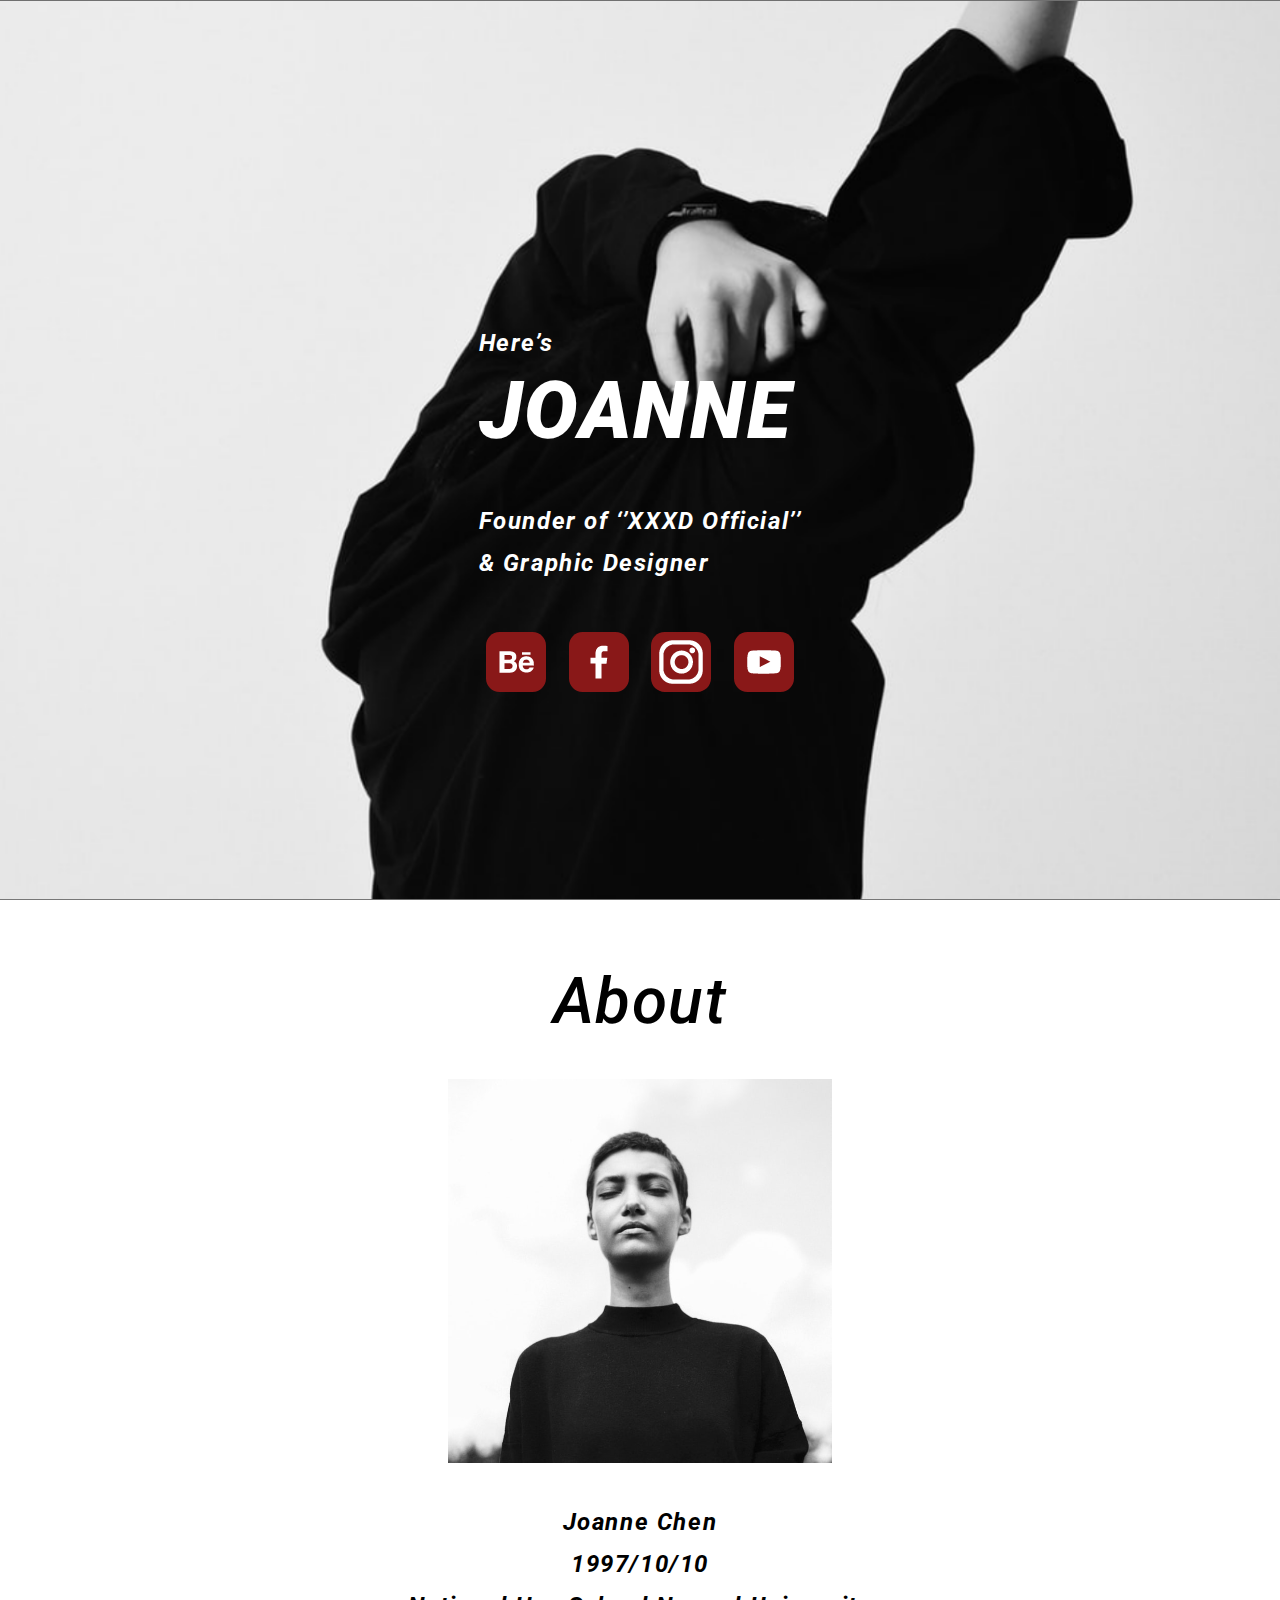
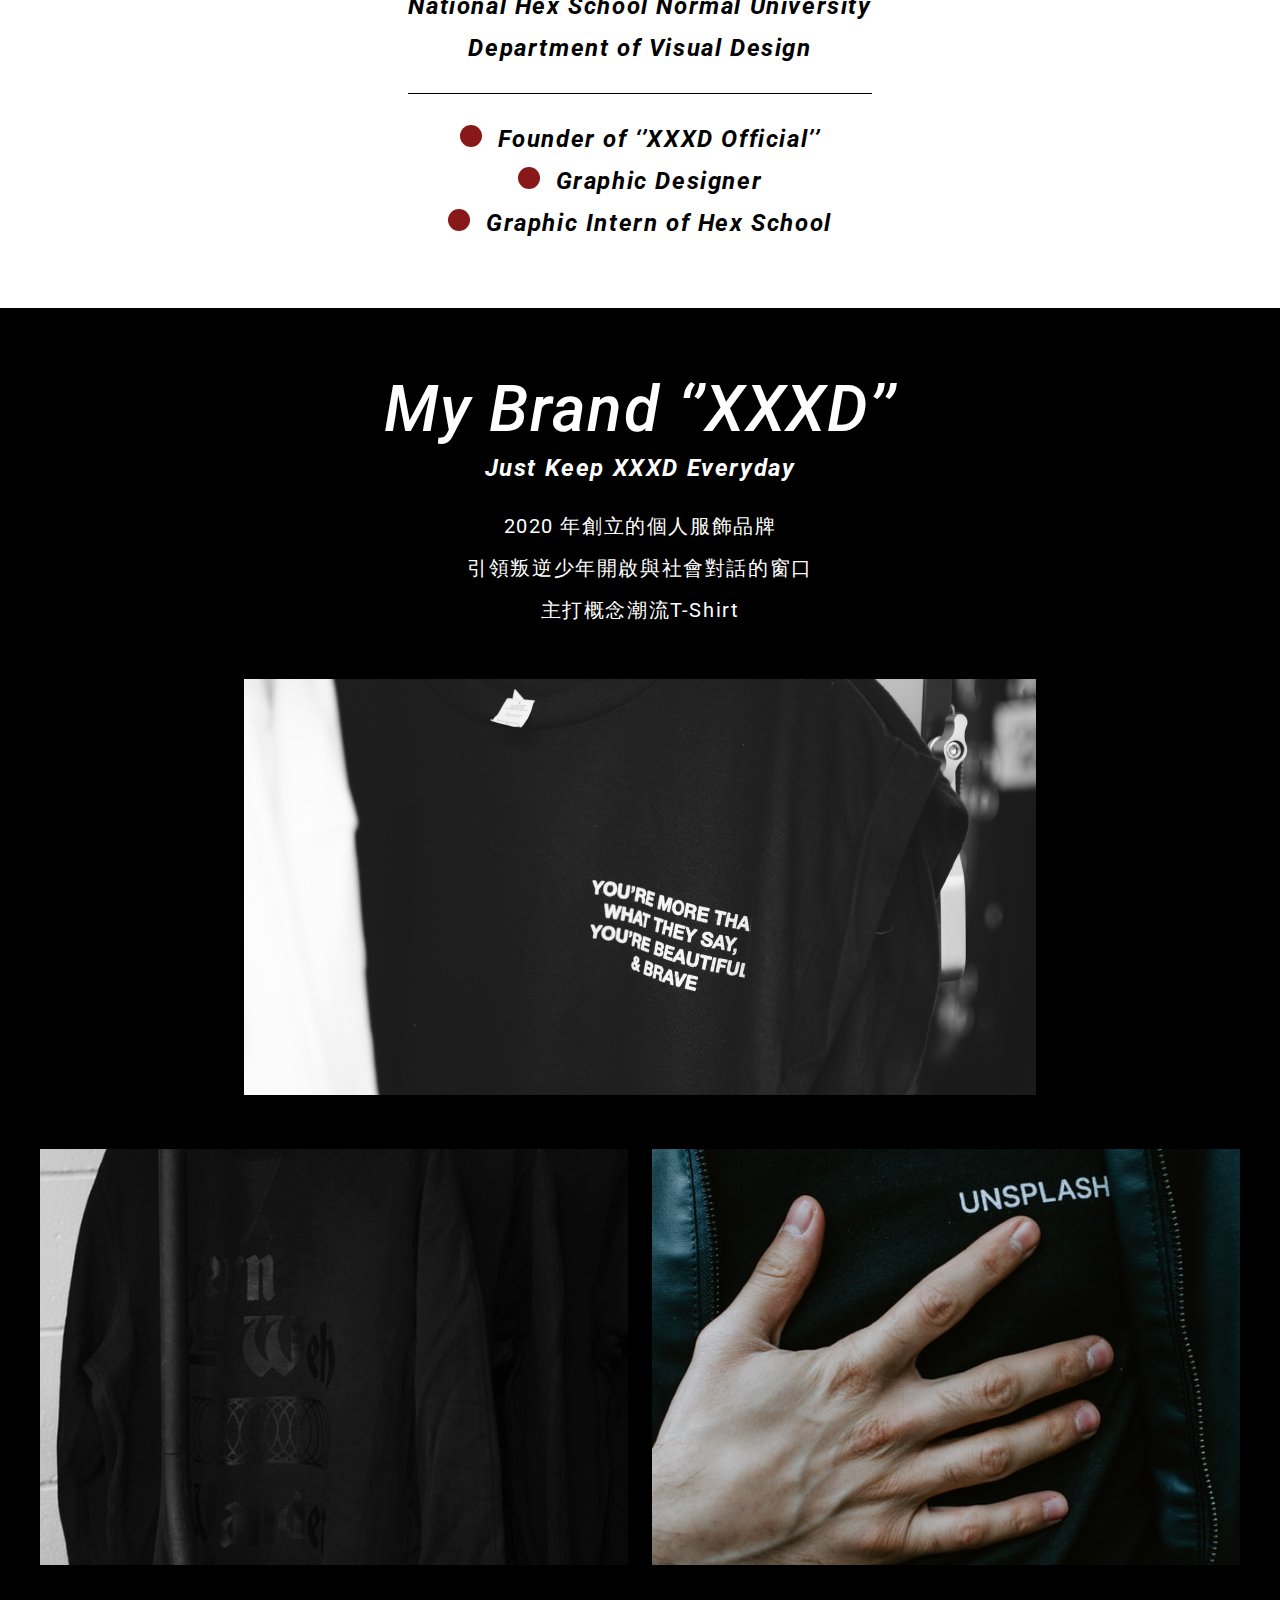
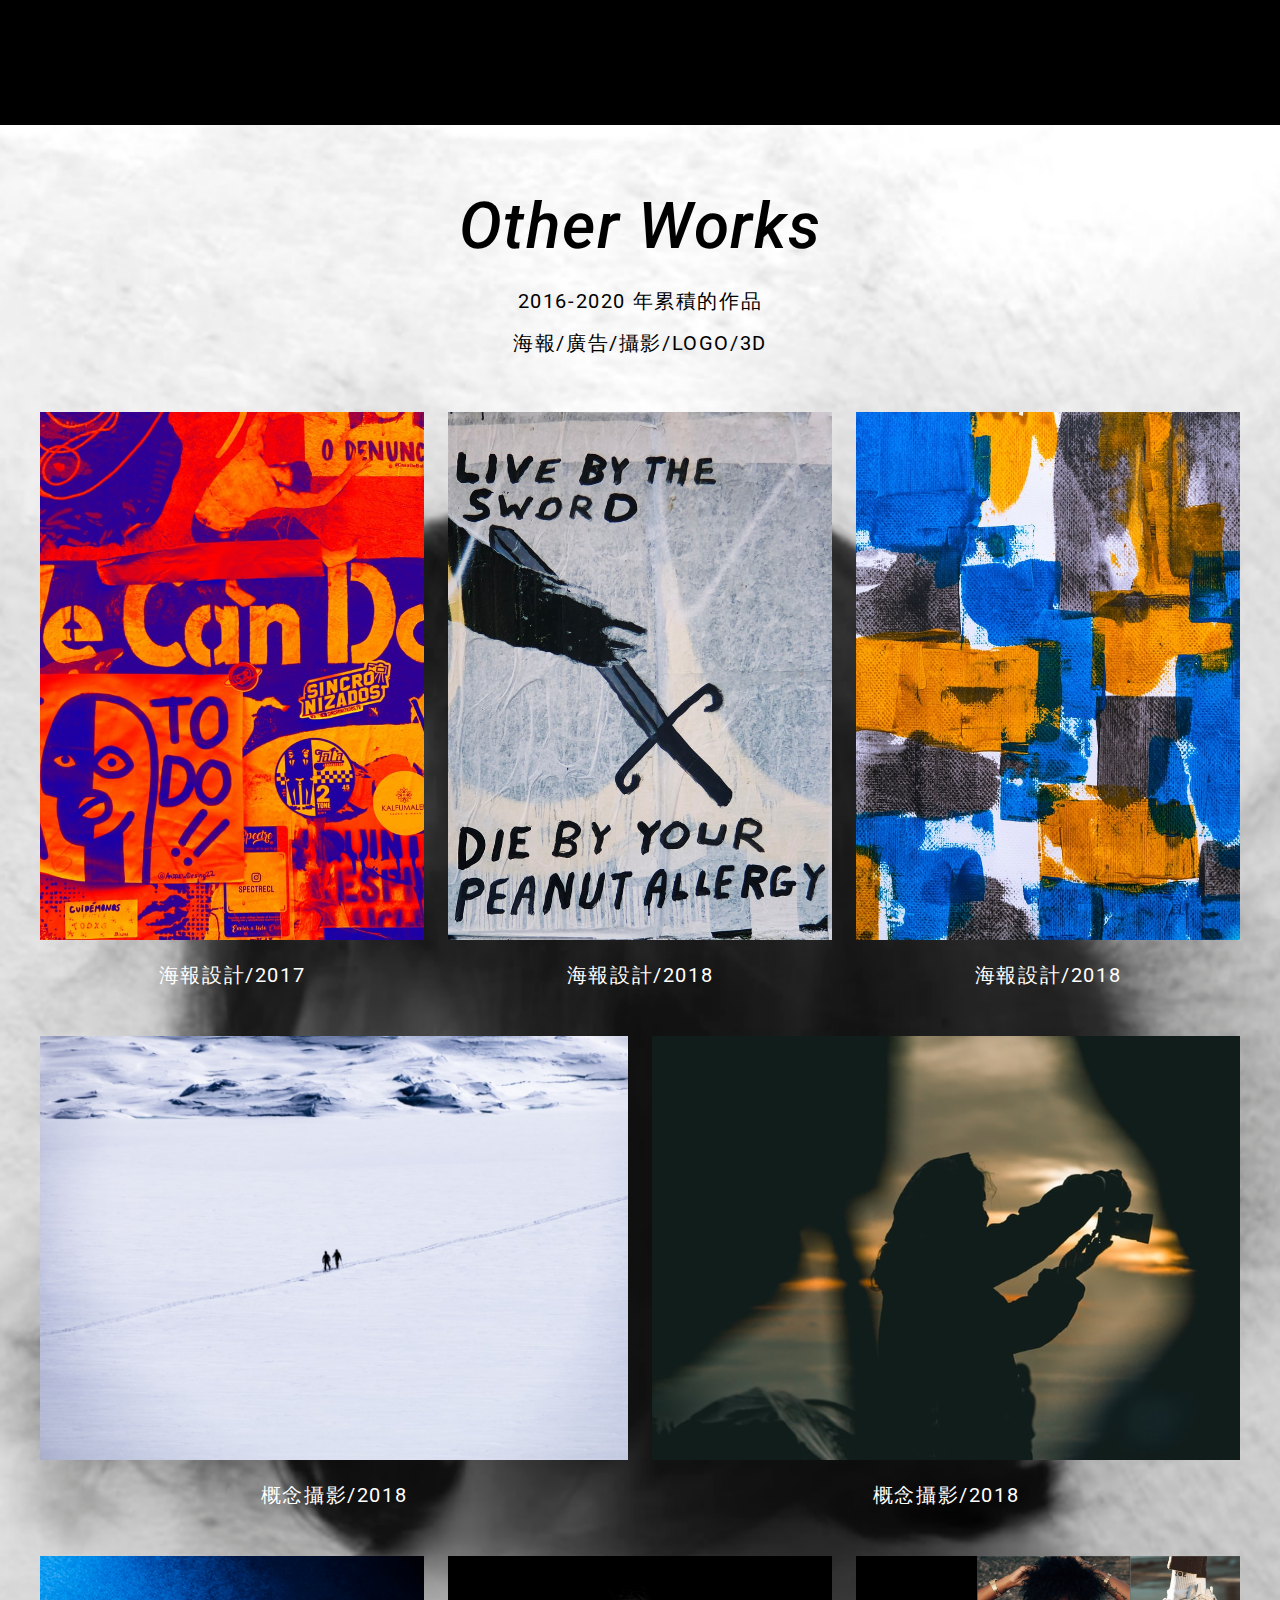
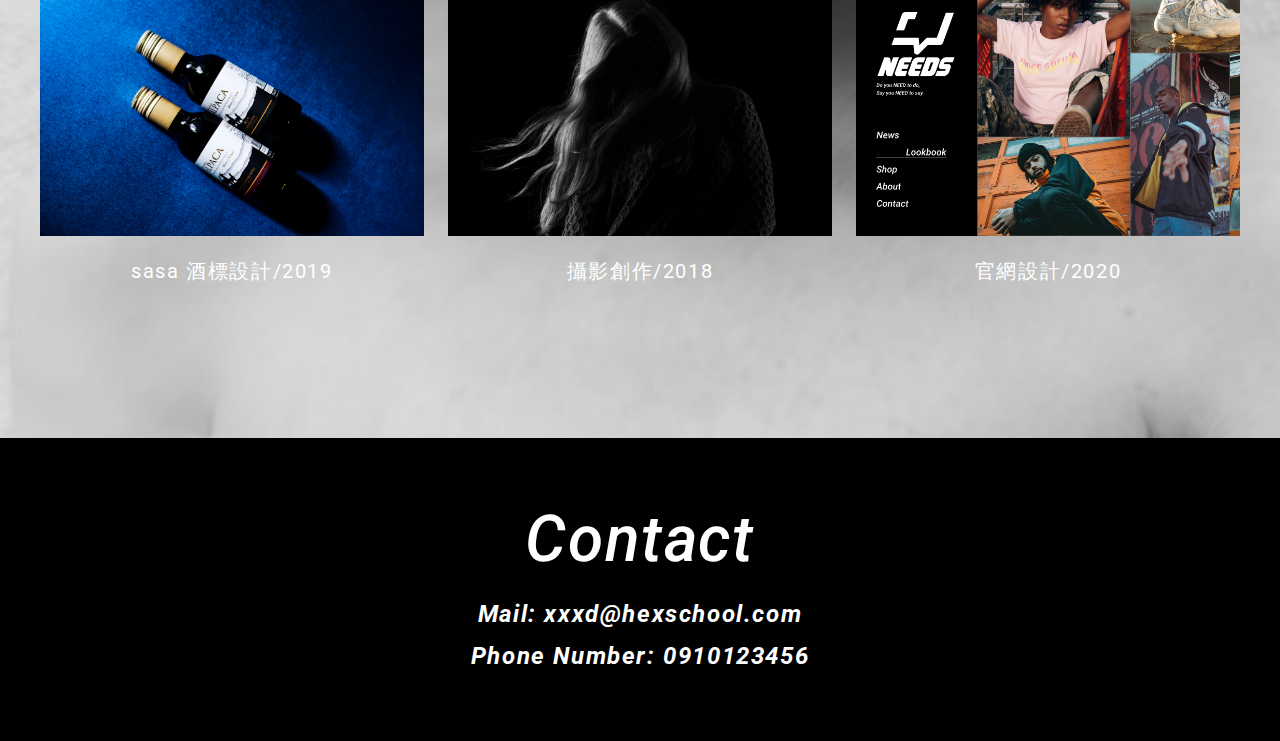
<file: W2_個人網站/index.html>
<!DOCTYPE html>
<html lang="en">
  <head>
    <meta charset="UTF-8" />
    <meta name="viewport" content="width=device-width, initial-scale=1.0" />
    <title>W2_形象網站</title>
    <link rel="stylesheet" href="reset.css" />
    <link rel="stylesheet" href="style.css" />
  </head>
  <body>
    <header class="jumbotron bg-adjust font-profile">
      <div class="container">
        <div class="jumbotron__title-box">
          <h1 class="jumbotron__title"><span class="font-secondary">Here’s</span>JOANNE</h1>
          <h2 class="font-secondary">
            Founder of ‘’XXXD Official’’<br />
            & Graphic Designer
          </h2>
        </div>
        <div class="jumbotron__social-medias">
          <a href="#"><img src="imgs/social-icon_behance.png" alt="behance" /></a>
          <a href="#"><img src="imgs/social-icon_facebook.png" alt="facebook" /></a>
          <a href="#"><img src="imgs/social-icon_instagram.png" alt="instagram" /></a>
          <a href="#"><img src="imgs/social-icon_youtube.png" alt="youtube" /></a>
        </div>
      </div>
    </header>
    <main>
      <section class="about">
        <div class="container">
          <h3 class="section__title font-primary">About</h3>
          <img class="about__avatar" src="imgs/about.png" alt="Joanne Chen" />
          <div class="about__content font-secondary">
            <div class="about__content-basic">
              <p>Joanne Chen</p>
              <p>1997/10/10</p>
              <p>National Hex School Normal University <br />Department of Visual Design</p>
            </div>
            <ul class="about__content-experience">
              <li><span class="list-icon"></span>Founder of ‘’XXXD Official’’</li>
              <li><span class="list-icon"></span>Graphic Designer</li>
              <li><span class="list-icon"></span>Graphic Intern of Hex School</li>
            </ul>
          </div>
        </div>
      </section>
      <section class="mybrand bg-black text-white">
        <div class="container">
          <h3 class="section__title font-primary">
            My Brand ‘’XXXD’’
            <span class="font-secondary">Just Keep XXXD Everyday</span>
          </h3>
          <div class="section__description">
            <p>2020 年創立的個人服飾品牌</p>
            <p>引領叛逆少年開啟與社會對話的窗口</p>
            <p>主打概念潮流T-Shirt</p>
          </div>
          <ul class="section__gallery">
            <li>
              <a href="#"><img src="imgs/mybrand_1.png" alt="mybrand_1" /></a>
            </li>
            <li>
              <a href="#"><img src="imgs/mybrand_2.png" alt="mybrand_2" /></a>
            </li>
            <li>
              <a href="#"><img src="imgs/mybrand_3.png" alt="mybrand_3" /></a>
            </li>
          </ul>
        </div>
      </section>
      <section class="otherworks bg-adjust">
        <div class="container">
          <h3 class="section__title font-primary">Other Works</h3>
          <div class="section__description">
            <p>2016-2020 年累積的作品</p>
            <p>海報/廣告/攝影/LOGO/3D</p>
          </div>
          <ul class="section__gallery text-white">
            <li>
              <a href="#"><img src="imgs/otherworks_1.png" alt="海報設計/2017" /></a>
              <span>海報設計/2017</span>
            </li>
            <li>
              <a href="#"><img src="imgs/otherworks_2.png" alt="海報設計/2018" /></a
              ><span>海報設計/2018</span>
            </li>
            <li>
              <a href="#"><img src="imgs/otherworks_3.png" alt="海報設計/2018" /></a>
              <span>海報設計/2018</span>
            </li>
            <li>
              <a href="#"><img src="imgs/otherworks_4.png" alt="概念攝影/2018" /></a
              ><span>概念攝影/2018</span>
            </li>
            <li>
              <a href="#"><img src="imgs/otherworks_5.png" alt="概念攝影/2018" /></a>
              <span>概念攝影/2018</span>
            </li>
            <li>
              <a href="#"><img src="imgs/otherworks_6.png" alt="sasa 酒標設計/2019" /></a>
              <span>sasa 酒標設計/2019</span>
            </li>
            <li>
              <a href="#"><img src="imgs/otherworks_7.png" alt="攝影創作/2018" /></a>
              <span>攝影創作/2018</span>
            </li>
            <li>
              <a href="#"><img src="imgs/otherworks_8.png" alt="官網設計/2020" /></a>
              <span>官網設計/2020</span>
            </li>
          </ul>
        </div>
      </section>
    </main>
    <footer class="contact bg-black text-white">
      <div class="container">
        <h3 class="section__title font-primary">Contact</h3>
        <ul class="contact__list font-secondary">
          <li><a href="#">Mail: xxxd@hexschool.com</a></li>
          <li><a href="#">Phone Number: 0910123456</a></li>
        </ul>
      </div>
    </footer>
  </body>
</html>
</file>
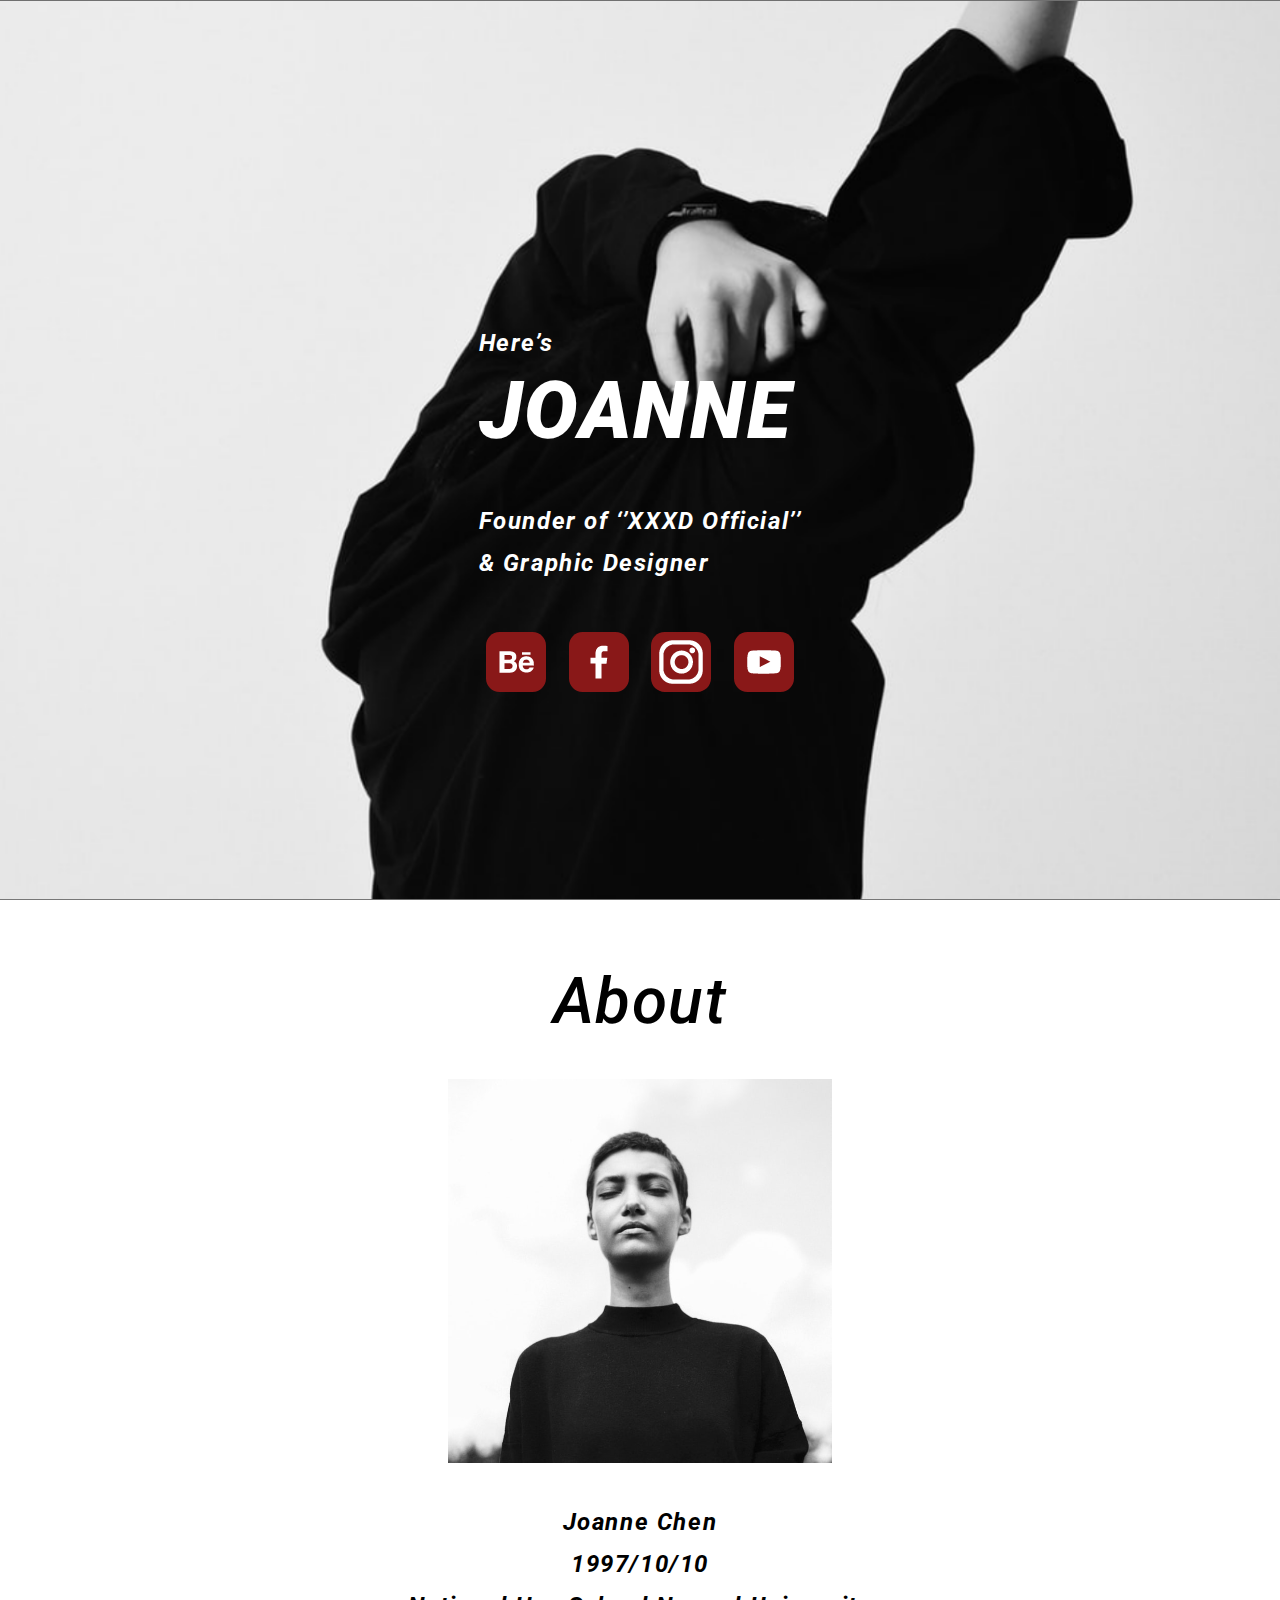
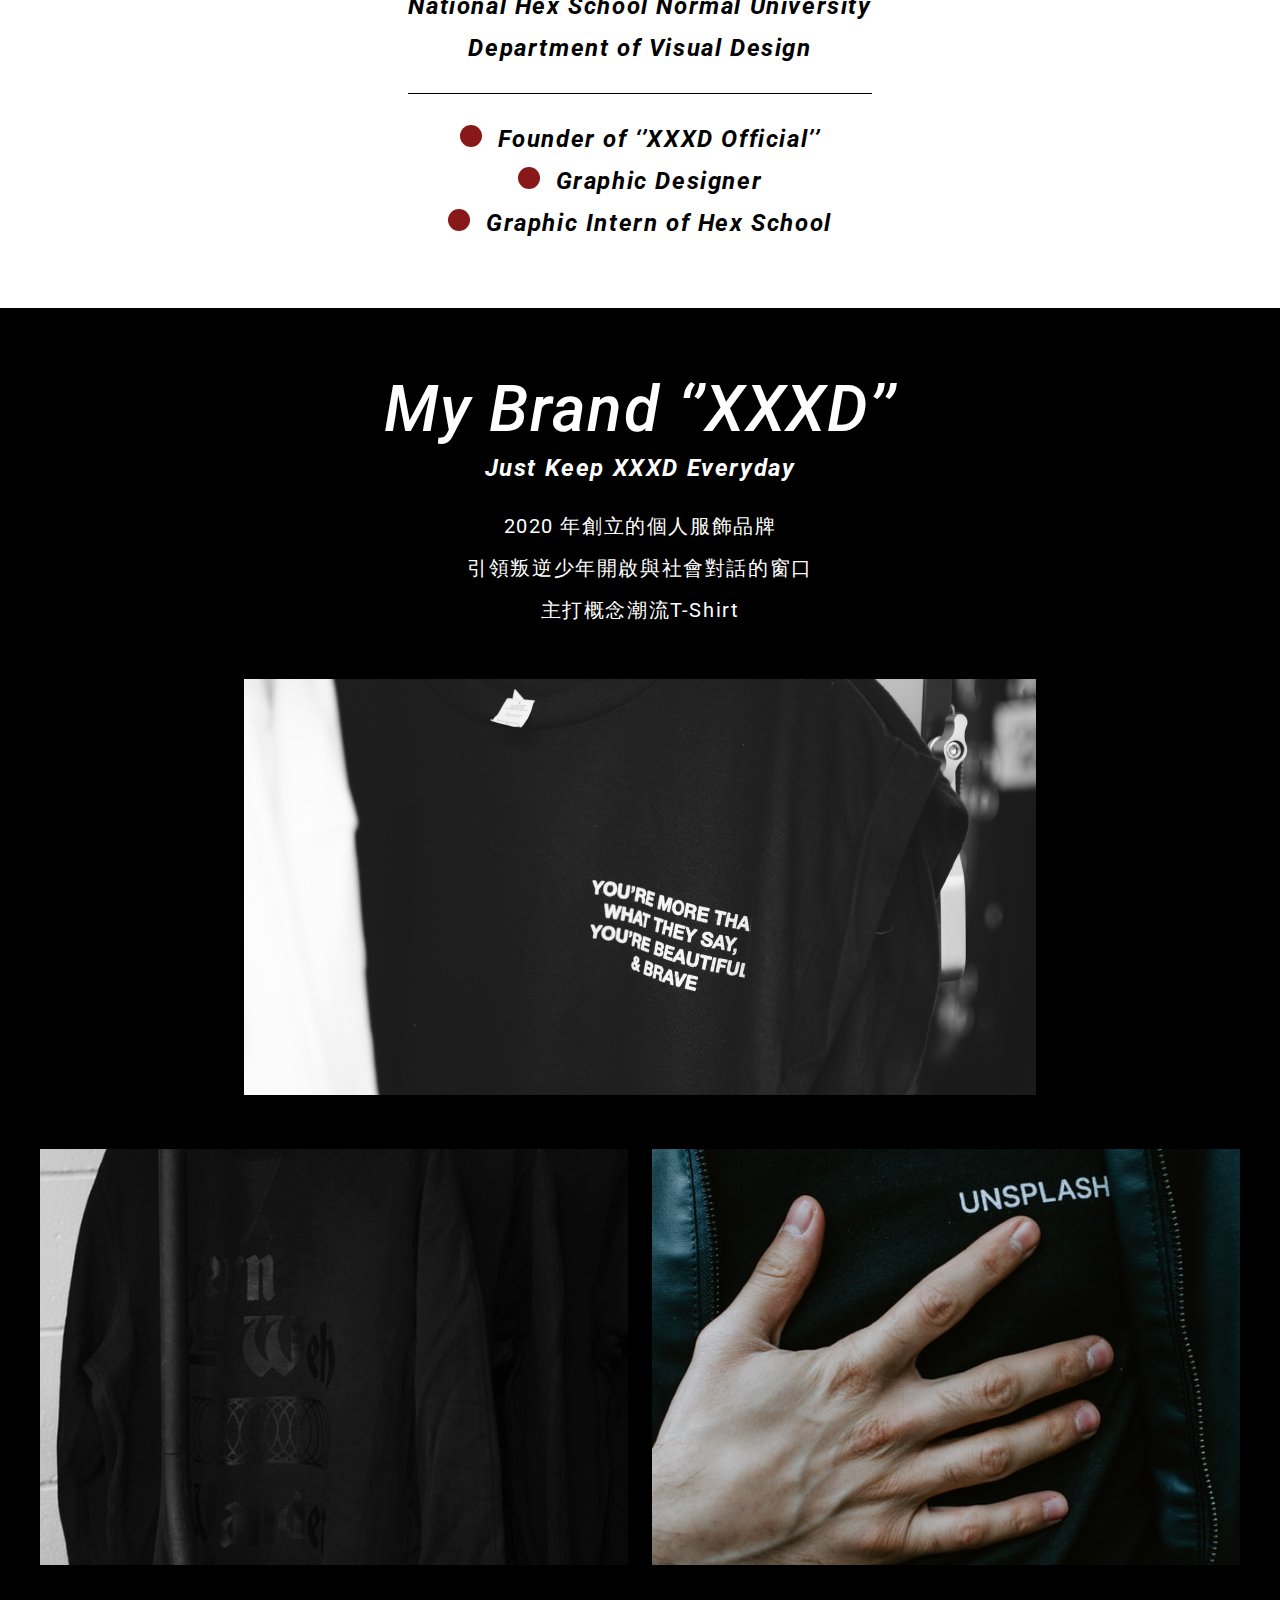
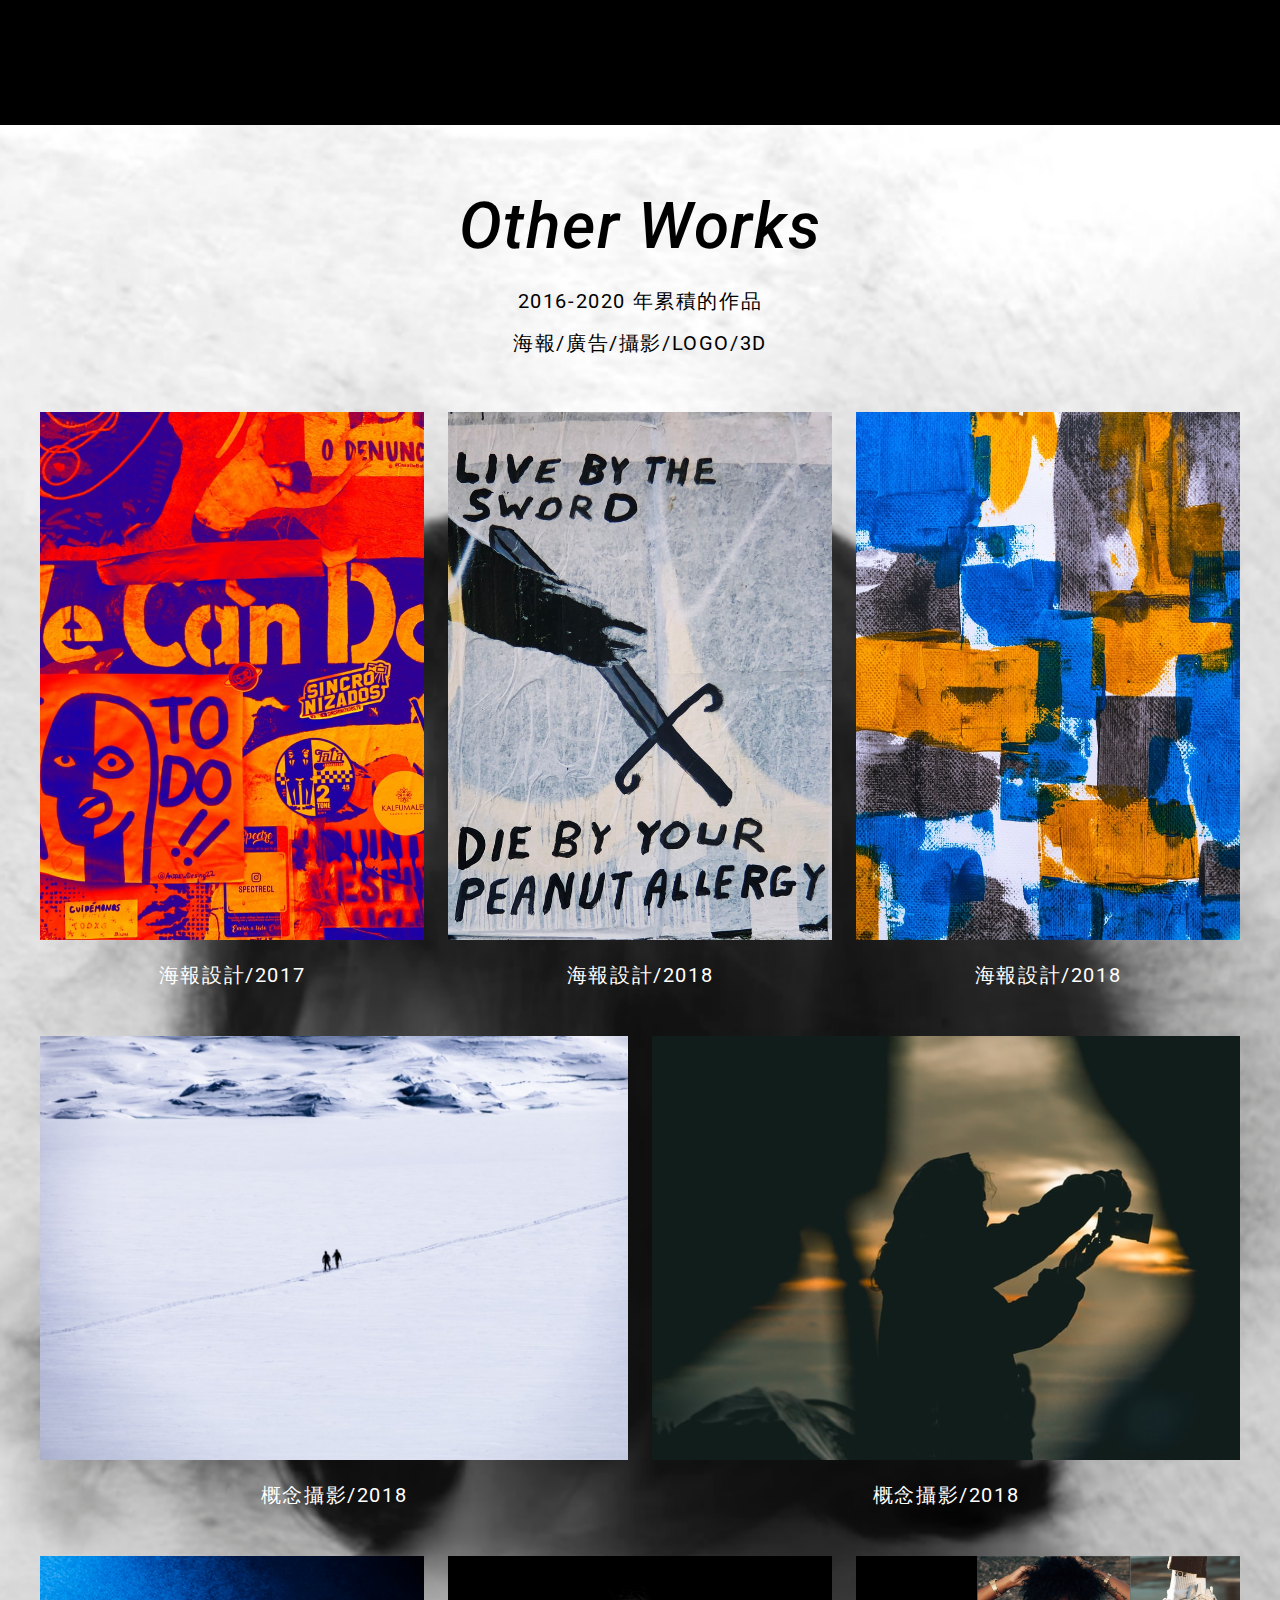
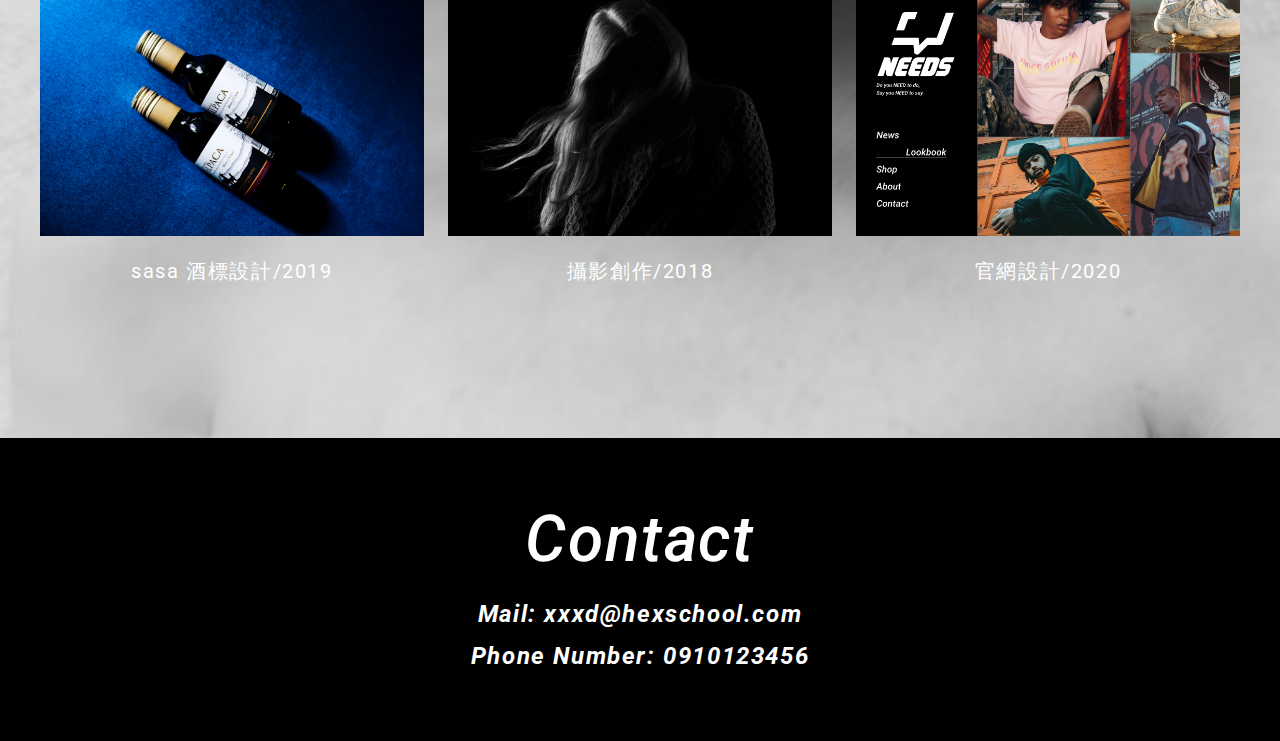
<file: layout-training/W2_個人網站/index.html>
<!DOCTYPE html>
<html lang="en">
  <head>
    <meta charset="UTF-8" />
    <meta name="viewport" content="width=device-width, initial-scale=1.0" />
    <title>W2_形象網站</title>
    <link rel="stylesheet" href="/W2_個人網站/reset.css" />
    <link rel="stylesheet" href="/W2_個人網站/style.css" />
  </head>
  <body>
    <header class="jumbotron bg-adjust font-profile">
      <div class="container">
        <div class="jumbotron__title-box">
          <h1 class="jumbotron__title"><span class="font-secondary">Here’s</span>JOANNE</h1>
          <h2 class="font-secondary">
            Founder of ‘’XXXD Official’’<br />
            & Graphic Designer
          </h2>
        </div>
        <div class="jumbotron__social-medias">
          <a href="#"><img src="/W2_個人網站/imgs/social-icon_behance.png" alt="behance" /></a>
          <a href="#"><img src="/W2_個人網站/imgs/social-icon_facebook.png" alt="facebook" /></a>
          <a href="#"><img src="/W2_個人網站/imgs/social-icon_instagram.png" alt="instagram" /></a>
          <a href="#"><img src="/W2_個人網站/imgs/social-icon_youtube.png" alt="youtube" /></a>
        </div>
      </div>
    </header>
    <main>
      <section class="about">
        <div class="container">
          <h3 class="section__title font-primary">About</h3>
          <img class="about__avatar" src="/W2_個人網站/imgs/about.png" alt="Joanne Chen" />
          <div class="about__content font-secondary">
            <div class="about__content-basic">
              <p>Joanne Chen</p>
              <p>1997/10/10</p>
              <p>National Hex School Normal University <br />Department of Visual Design</p>
            </div>
            <ul class="about__content-experience">
              <li><span class="list-icon"></span>Founder of ‘’XXXD Official’’</li>
              <li><span class="list-icon"></span>Graphic Designer</li>
              <li><span class="list-icon"></span>Graphic Intern of Hex School</li>
            </ul>
          </div>
        </div>
      </section>
      <section class="mybrand bg-black text-white">
        <div class="container">
          <h3 class="section__title font-primary">
            My Brand ‘’XXXD’’
            <span class="font-secondary">Just Keep XXXD Everyday</span>
          </h3>
          <div class="section__description">
            <p>2020 年創立的個人服飾品牌</p>
            <p>引領叛逆少年開啟與社會對話的窗口</p>
            <p>主打概念潮流T-Shirt</p>
          </div>
          <ul class="section__gallery">
            <li>
              <a href="#"><img src="/W2_個人網站/imgs/mybrand_1.png" alt="mybrand_1" /></a>
            </li>
            <li>
              <a href="#"><img src="/W2_個人網站/imgs/mybrand_2.png" alt="mybrand_2" /></a>
            </li>
            <li>
              <a href="#"><img src="/W2_個人網站/imgs/mybrand_3.png" alt="mybrand_3" /></a>
            </li>
          </ul>
        </div>
      </section>
      <section class="otherworks bg-adjust">
        <div class="container">
          <h3 class="section__title font-primary">Other Works</h3>
          <div class="section__description">
            <p>2016-2020 年累積的作品</p>
            <p>海報/廣告/攝影/LOGO/3D</p>
          </div>
          <ul class="section__gallery text-white">
            <li>
              <a href="#"><img src="/W2_個人網站/imgs/otherworks_1.png" alt="海報設計/2017" /></a>
              <span>海報設計/2017</span>
            </li>
            <li>
              <a href="#"><img src="/W2_個人網站/imgs/otherworks_2.png" alt="海報設計/2018" /></a
              ><span>海報設計/2018</span>
            </li>
            <li>
              <a href="#"><img src="/W2_個人網站/imgs/otherworks_3.png" alt="海報設計/2018" /></a>
              <span>海報設計/2018</span>
            </li>
            <li>
              <a href="#"><img src="/W2_個人網站/imgs/otherworks_4.png" alt="概念攝影/2018" /></a
              ><span>概念攝影/2018</span>
            </li>
            <li>
              <a href="#"><img src="/W2_個人網站/imgs/otherworks_5.png" alt="概念攝影/2018" /></a>
              <span>概念攝影/2018</span>
            </li>
            <li>
              <a href="#"
                ><img src="/W2_個人網站/imgs/otherworks_6.png" alt="sasa 酒標設計/2019"
              /></a>
              <span>sasa 酒標設計/2019</span>
            </li>
            <li>
              <a href="#"><img src="/W2_個人網站/imgs/otherworks_7.png" alt="攝影創作/2018" /></a>
              <span>攝影創作/2018</span>
            </li>
            <li>
              <a href="#"><img src="/W2_個人網站/imgs/otherworks_8.png" alt="官網設計/2020" /></a>
              <span>官網設計/2020</span>
            </li>
          </ul>
        </div>
      </section>
    </main>
    <footer class="contact bg-black text-white">
      <div class="container">
        <h3 class="section__title font-primary">Contact</h3>
        <ul class="contact__list font-secondary">
          <li><a href="#">Mail: xxxd@hexschool.com</a></li>
          <li><a href="#">Phone Number: 0910123456</a></li>
        </ul>
      </div>
    </footer>
  </body>
</html>
</file>
<file: W2_個人網站/style.css>
@import url('https://fonts.googleapis.com/css2?family=Roboto:ital,wght@1,400;1,500;1,700&display=swap');

/* 基本設定、utility樣式 */
body {
    text-align: center;
    letter-spacing: 0.1rem;
    font: normal 400 20px Roboto;
    line-height: 42px;
}

a {
    display: inline-block;
    text-decoration: none;
    color: currentcolor;
}

a:hover {
    transition: all .3s;
    transform: translateY(-3px);
}

span {
    display: block;
}

.container {
    max-width: 1200px;
    margin: auto;
    padding: 64px 0;
}

.bg-adjust {
    background-size: cover;
    background-position: center;
}

.bg-black {
    background-color: #000;
}

.text-white {
    color: #fff;
}

.font-primary {
    font: italic normal 500 64px Roboto;
    line-height: 75px;
}

.font-secondary {
    font: italic normal bold 24px Roboto;
    line-height: 42px;
}

/* 基本區塊元件樣式 */
.section__title {
    margin-bottom: 16px;
}

.section__description {
    margin-bottom: 48px;
}

.section__gallery {
    display: flex;
    justify-content: center;
    flex-wrap: wrap;
    margin: 0 -12px;
    margin-bottom: 42px;
}

.section__gallery li {
    margin-bottom: 40px;
    padding: 0 12px;

}

.list-icon {
    display: inline-block;
    margin-right: 16px;
    width: 22px;
    height: 22px;
    background-color: #891818;
    border-radius: 50%;
}

/* 個別區塊樣式 */

.jumbotron {
    height: 100vh;
    background-image: url(imgs/jumbotron_bg.png);
}

.jumbotron .container {
    height: 100%;
    display: flex;
    flex-direction: column;
    justify-content: center;
    align-items: center
}

.jumbotron__title-box {
    color: #fff;
    margin-bottom: 48px;
    text-align: left;
}

.jumbotron__title {
    font: italic normal 900 80px Roboto;
    margin-bottom: 42px;
}

.jumbotron__social-medias a {
    margin: 0;
    padding: 0 8px;
}

.about__avatar {
    padding: 24px 0;
}

.about__content {
    max-width: fit-content;
    margin: 0 auto;
}

.about__content-basic {
    padding-bottom: 24px;
    margin-bottom: 24px;
    border-bottom: 1px solid #000
}

.otherworks {
    background-image: url(imgs/otherworks_bg.png);
}
</file>
